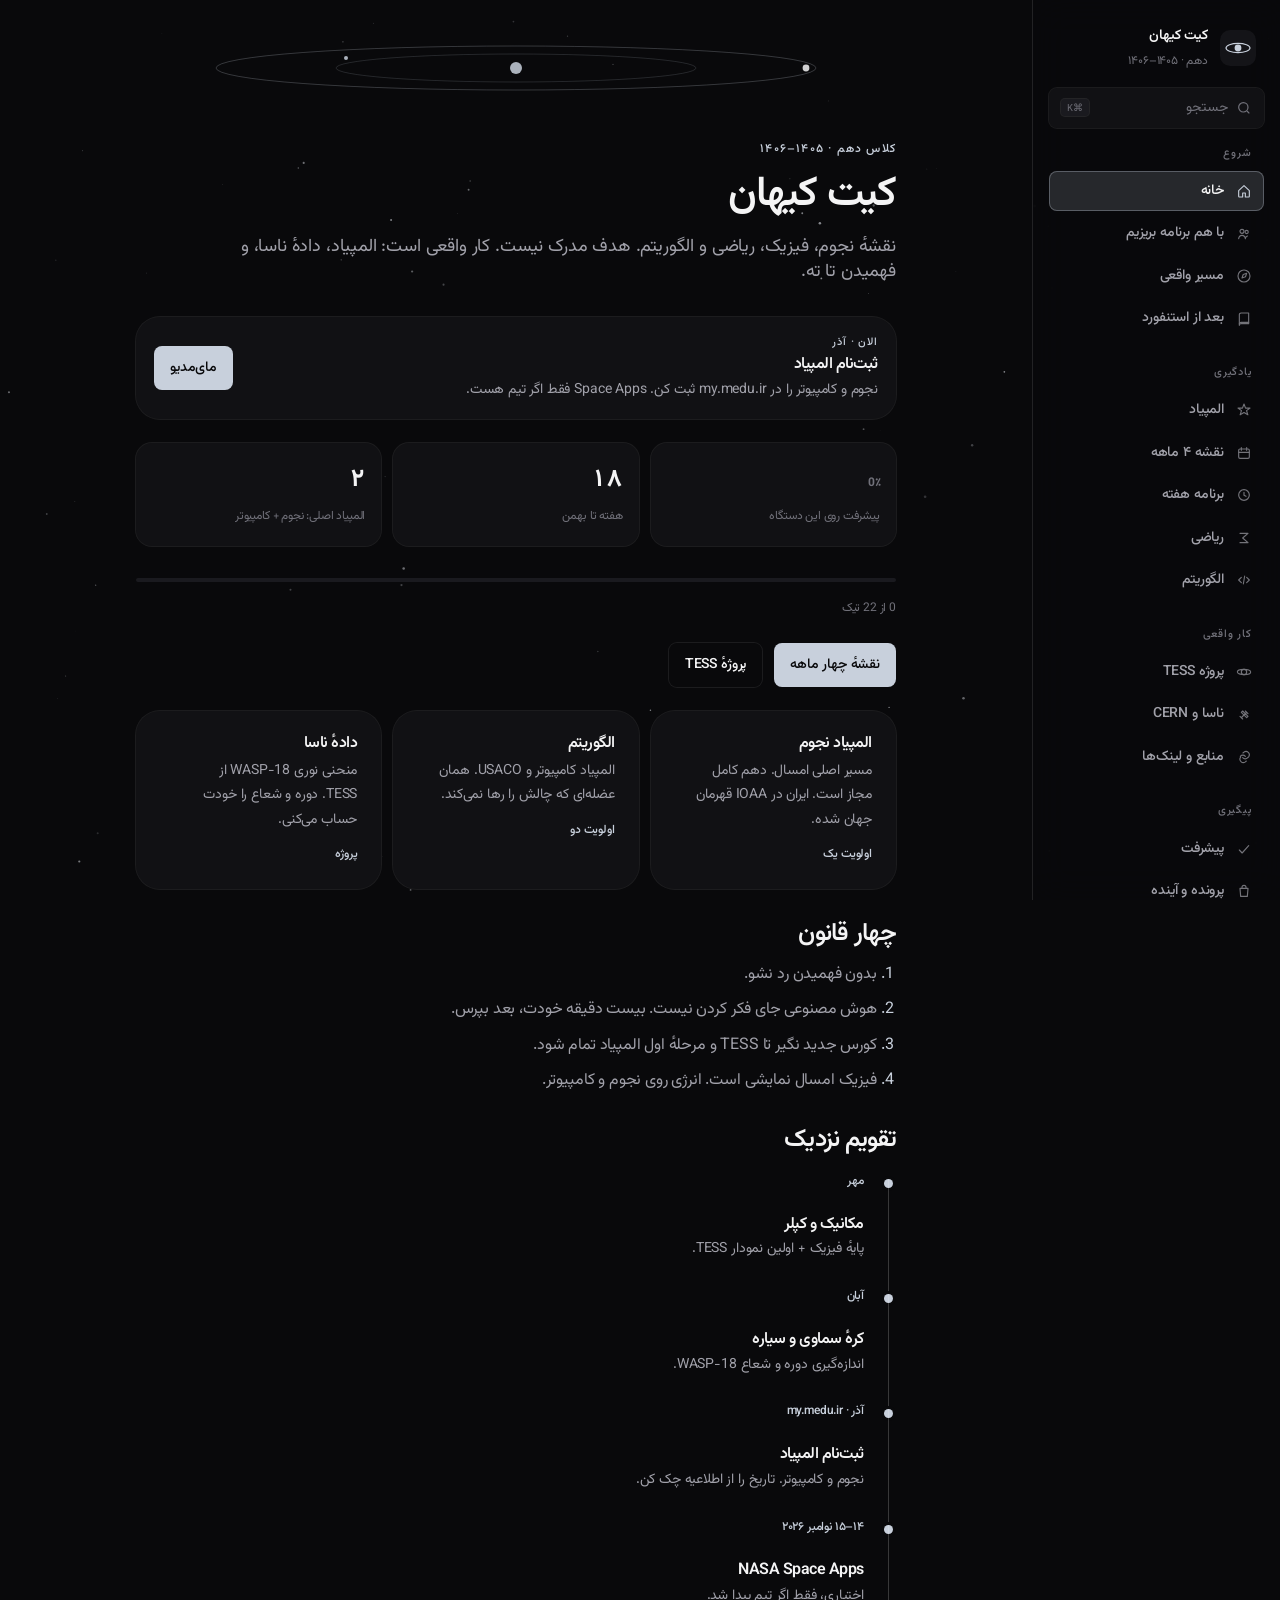
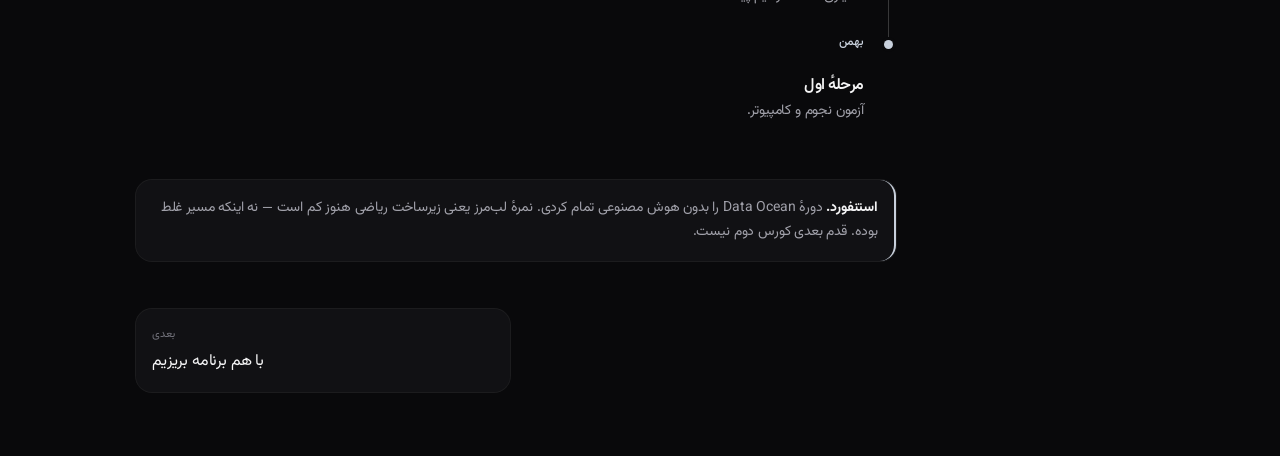
<file: docs/index.html>
<!DOCTYPE html>
<html lang="fa" dir="rtl">
<head>
  <meta charset="utf-8">
  <meta name="viewport" content="width=device-width, initial-scale=1, viewport-fit=cover">
  <title>کیت کیهان</title>
  <meta name="description" content="نقشهٔ یادگیری نجوم، فیزیک، ریاضی و الگوریتم برای کلاس دهم — المپیاد ایران و پروژهٔ واقعی با دادهٔ ناسا.">
  <meta name="theme-color" content="#09090b">
  <meta property="og:title" content="کیت کیهان">
  <meta property="og:description" content="نقشهٔ نجوم، المپیاد، الگوریتم و پروژهٔ TESS با دادهٔ ناسا. کلاس دهم، ۱۴۰۵–۱۴۰۶.">
  <meta property="og:type" content="website">
  <link rel="icon" type="image/svg+xml" href="./favicon.svg">
  <link rel="preconnect" href="https://fonts.googleapis.com">
  <link rel="preconnect" href="https://fonts.gstatic.com" crossorigin>
  <link href="https://fonts.googleapis.com/css2?family=IBM+Plex+Mono:wght@400;500&family=Vazirmatn:wght@400;500;600;700&display=swap" rel="stylesheet">
  <link rel="stylesheet" href="./app.css">
</head>
<body>
  <canvas id="stars" aria-hidden="true"></canvas>
  <div class="app">
    <header class="topbar">
      <button class="icon-btn" id="menuBtn" type="button" aria-label="منو">
        <svg width="18" height="18" viewBox="0 0 24 24" fill="none" stroke="currentColor" stroke-width="1.8"><path d="M4 7h16M4 12h16M4 17h16"/></svg>
      </button>
      <strong class="topbar-title">کیت کیهان</strong>
      <button class="icon-btn" id="searchBtnMobile" type="button" aria-label="جستجو">
        <svg width="18" height="18" viewBox="0 0 24 24" fill="none" stroke="currentColor" stroke-width="1.8"><circle cx="11" cy="11" r="7"/><path d="m20 20-3.5-3.5"/></svg>
      </button>
    </header>
    <div class="scrim" id="scrim"></div>
    <aside class="nav" id="nav">
      <a class="brand" href="#/home">
        <svg class="brand-mark" width="36" height="36" viewBox="0 0 36 36" fill="none" aria-hidden="true">
          <rect width="36" height="36" rx="10" fill="#141418"/>
          <ellipse cx="18" cy="18" rx="12" ry="4.6" stroke="#c8d0dc" stroke-width="1.15"/>
          <circle cx="18" cy="18" r="3.4" fill="#c8d0dc"/>
        </svg>
        <span class="brand-name">
          <strong>کیت کیهان</strong>
          <span>دهم · ۱۴۰۵–۱۴۰۶</span>
        </span>
      </a>
      <button class="search-launch" id="searchBtn" type="button">
        <svg width="16" height="16" viewBox="0 0 24 24" fill="none" stroke="currentColor" stroke-width="1.8"><circle cx="11" cy="11" r="7"/><path d="m20 20-3.5-3.5"/></svg>
        جستجو
        <kbd>⌘K</kbd>
      </button>
      <div class="nav-groups" id="navGroups"></div>
      <a class="nav-progress" href="#/progress">
        <svg class="ring" viewBox="0 0 36 36" aria-hidden="true">
          <circle class="ring-bg" cx="18" cy="18" r="15.5"/>
          <circle class="ring-fg" id="ringFg" cx="18" cy="18" r="15.5"/>
        </svg>
        <span>
          <b><span data-pct>۰٪</span></b>
          <small>پیشرفت روی این دستگاه</small>
        </span>
      </a>
      <div class="nav-foot">
        <a href="https://github.com/nestho/ymra-cosmos-kit" target="_blank" rel="noopener">کد و Issues روی GitHub</a>
      </div>
    </aside>
    <main class="main">
      <article class="page" id="view"></article>
      <nav class="pager" id="pager"></nav>
    </main>
  </div>

  <div class="search" id="search" hidden>
    <div class="search-panel" role="dialog" aria-modal="true" aria-label="جستجو">
      <input id="searchInput" type="search" placeholder="صفحه، منبع، المپیاد، TESS، CERN…" autocomplete="off">
      <div class="search-list" id="searchList"></div>
      <p class="search-hint">Enter باز می‌کند · Esc می‌بندد</p>
    </div>
  </div>

  <script src="./content.js"></script>
  <script src="./app.js"></script>
</body>
</html>
</file>
<file: docs/app.css>
:root {
  --bg: #09090b;
  --bg-elevated: #111114;
  --bg-subtle: #1a1a1f;
  --fg: #f4f4f5;
  --fg-muted: #a1a1aa;
  --fg-subtle: #71717a;
  --border: color-mix(in oklab, var(--fg) 11%, transparent);
  --border-strong: color-mix(in oklab, var(--fg) 20%, transparent);
  --accent: #c8d0dc;
  --accent-dim: color-mix(in oklab, var(--accent) 16%, transparent);
  --accent-fg: #09090b;
  --ok: #8a9a8e;
  --warn: #b8a88a;
  --danger: #b88a8a;

  --radius-xs: 4px;
  --radius-sm: 8px;
  --radius-md: 12px;
  --radius-lg: 16px;
  --radius-xl: 24px;

  --space-1: 4px;
  --space-2: 8px;
  --space-3: 12px;
  --space-4: 16px;
  --space-5: 24px;
  --space-6: 32px;
  --space-7: 48px;
  --space-8: 64px;

  --font: "Vazirmatn", "Segoe UI", Tahoma, system-ui, sans-serif;
  --font-mono: "IBM Plex Mono", ui-monospace, "SF Mono", Menlo, Consolas, monospace;

  --text-xs: 0.75rem;
  --text-sm: 0.875rem;
  --text-base: 1rem;
  --text-lg: 1.125rem;
  --text-xl: clamp(1.25rem, 1.05rem + 0.7vw, 1.55rem);
  --text-2xl: clamp(1.85rem, 1.25rem + 1.8vw, 2.6rem);
  --text-3xl: clamp(2.1rem, 1.4rem + 2.2vw, 3rem);

  --leading-tight: 1.12;
  --leading-snug: 1.4;
  --leading-normal: 1.75;

  --tracking-tight: -0.03em;

  --shadow-border: 0 0 0 1px rgba(244, 244, 245, 0.08);
  --shadow-border-hover: 0 0 0 1px rgba(200, 208, 220, 0.42);
  --shadow-panel: 0 24px 80px rgba(0, 0, 0, 0.5);

  --nav-w: 248px;
  --motion-quick: 150ms;
  --motion-fast: 250ms;
  --ease: cubic-bezier(0.22, 1, 0.36, 1);

  --safe-t: env(safe-area-inset-top, 0px);
  --safe-b: env(safe-area-inset-bottom, 0px);
  --ring: 97.4;
}

*, *::before, *::after { box-sizing: border-box; }
html { -webkit-font-smoothing: antialiased; -moz-osx-font-smoothing: grayscale; }
html, body { margin: 0; min-height: 100%; background: var(--bg); color: var(--fg); }
body {
  font-family: var(--font);
  font-size: var(--text-base);
  line-height: var(--leading-normal);
  letter-spacing: -0.01em;
}
#stars {
  position: fixed;
  inset: 0;
  width: 100%;
  height: 100%;
  z-index: 0;
  pointer-events: none;
}
button:not(:disabled), [role="button"]:not(:disabled) { cursor: pointer; }
a { color: var(--accent); text-decoration: none; }
a:hover { text-decoration: underline; text-underline-offset: 3px; }
img { max-width: 100%; }
code, kbd { font-family: var(--font-mono); font-size: 0.88em; }
kbd {
  font-size: 10px;
  padding: 2px 6px;
  border-radius: var(--radius-xs);
  background: var(--bg-subtle);
  color: var(--fg-subtle);
  box-shadow: var(--shadow-border);
}
h1, h2, h3 { text-wrap: balance; margin: 0; font-weight: 600; letter-spacing: var(--tracking-tight); line-height: var(--leading-tight); }
p { text-wrap: pretty; }

.app {
  position: relative;
  z-index: 1;
  display: grid;
  grid-template-columns: var(--nav-w) 1fr;
  min-height: 100dvh;
  direction: rtl;
}

.nav {
  position: sticky;
  top: 0;
  height: 100dvh;
  padding: calc(var(--space-5) + var(--safe-t)) var(--space-4) var(--space-5);
  border-left: 1px solid var(--border);
  background: color-mix(in oklab, var(--bg) 82%, transparent);
  backdrop-filter: blur(18px);
  display: flex;
  flex-direction: column;
  gap: var(--space-4);
  overflow: auto;
}
.brand {
  display: flex;
  align-items: center;
  gap: var(--space-3);
  padding: 0 var(--space-2);
  color: inherit;
  text-decoration: none;
}
.brand:hover { text-decoration: none; }
.brand-mark { flex: 0 0 auto; }
.brand-name { display: flex; flex-direction: column; gap: 2px; }
.brand-name strong { font-size: var(--text-sm); font-weight: 600; }
.brand-name span { font-size: var(--text-xs); color: var(--fg-subtle); font-weight: 400; }

.search-launch {
  display: flex;
  align-items: center;
  gap: 8px;
  width: 100%;
  min-height: 40px;
  padding: 0 12px;
  border: none;
  border-radius: var(--radius-sm);
  background: var(--bg-elevated);
  color: var(--fg-subtle);
  font-family: inherit;
  font-size: var(--text-sm);
  box-shadow: var(--shadow-border);
  transition: color var(--motion-quick) var(--ease), box-shadow var(--motion-quick) var(--ease);
}
.search-launch kbd { margin-right: auto; }
.search-launch:hover { color: var(--fg); box-shadow: var(--shadow-border-hover); }

.nav-groups { display: flex; flex-direction: column; gap: var(--space-5); flex: 1; }
.nav-label {
  font-size: 11px;
  font-weight: 500;
  color: var(--fg-subtle);
  padding: 0 var(--space-3);
  margin-bottom: var(--space-2);
  letter-spacing: 0.08em;
}
.nav-list { list-style: none; margin: 0; padding: 0; display: flex; flex-direction: column; gap: 2px; }
.nav-list a {
  display: flex;
  align-items: center;
  gap: var(--space-3);
  padding: 8px 12px;
  min-height: 40px;
  border-radius: var(--radius-sm);
  color: var(--fg-muted);
  text-decoration: none;
  font-size: var(--text-sm);
  font-weight: 500;
  transition: background var(--motion-quick) var(--ease), color var(--motion-quick) var(--ease);
}
.nav-list a svg { width: 16px; height: 16px; opacity: 0.7; flex: 0 0 auto; }
.nav-list a:hover { background: var(--bg-subtle); color: var(--fg); text-decoration: none; }
.nav-list a.active {
  background: var(--accent-dim);
  color: var(--fg);
  box-shadow: inset 0 0 0 1px color-mix(in oklab, var(--accent) 32%, transparent);
}
.nav-list a.active svg { opacity: 1; color: var(--accent); }

.nav-progress {
  display: flex;
  align-items: center;
  gap: 12px;
  padding: 10px 12px;
  border-radius: var(--radius-md);
  background: var(--bg-elevated);
  box-shadow: var(--shadow-border);
  color: inherit;
  text-decoration: none;
}
.nav-progress:hover { text-decoration: none; box-shadow: var(--shadow-border-hover); }
.nav-progress .ring { width: 36px; height: 36px; flex: 0 0 auto; transform: rotate(-90deg); }
.ring-bg { fill: none; stroke: var(--bg-subtle); stroke-width: 2.4; }
.ring-fg {
  fill: none;
  stroke: var(--accent);
  stroke-width: 2.4;
  stroke-linecap: round;
  stroke-dasharray: var(--ring);
  stroke-dashoffset: var(--ring);
  transition: stroke-dashoffset var(--motion-fast) var(--ease);
}
.nav-progress b { display: block; font-size: var(--text-sm); font-variant-numeric: tabular-nums; }
.nav-progress small { color: var(--fg-subtle); font-size: 11px; }

.nav-foot {
  font-size: var(--text-xs);
  color: var(--fg-subtle);
  padding: var(--space-2) var(--space-3);
  line-height: 1.5;
}
.nav-foot a { color: var(--fg-muted); }

.main {
  min-width: 0;
  padding: calc(var(--space-6) + var(--safe-t)) var(--space-6) calc(var(--space-8) + var(--safe-b));
}
.page {
  max-width: 760px;
  margin: 0 auto;
  animation: enter var(--motion-fast) var(--ease);
}
@keyframes enter {
  from { opacity: 0; transform: translateY(8px); }
  to { opacity: 1; transform: none; }
}
.kicker {
  font-size: var(--text-xs);
  font-weight: 500;
  color: var(--accent);
  letter-spacing: 0.1em;
  margin-bottom: var(--space-3);
}
.page h1 { font-size: var(--text-2xl); margin-bottom: var(--space-4); }
.lede { font-size: var(--text-lg); color: var(--fg-muted); line-height: var(--leading-snug); margin: 0 0 var(--space-6); max-width: 42rem; }

.block { margin-bottom: var(--space-6); }
.block h2 { font-size: var(--text-xl); margin-bottom: var(--space-3); }
.block h3 { font-size: var(--text-lg); margin: var(--space-5) 0 var(--space-3); font-weight: 600; }
.block p { margin: 0 0 var(--space-3); color: var(--fg-muted); }
.block ul, .block ol { margin: 0 0 var(--space-4); padding-right: 1.2em; color: var(--fg-muted); }
.block li { margin-bottom: 0.45em; }
.block li::marker { color: var(--accent); }

.hero-orbit {
  width: 100%;
  height: 72px;
  margin: 0 0 var(--space-5);
  opacity: 0.85;
}

.now {
  display: flex;
  align-items: center;
  justify-content: space-between;
  gap: var(--space-4);
  padding: 16px 18px;
  margin: 0 0 var(--space-5);
  background: var(--bg-elevated);
  box-shadow: var(--shadow-border);
  border-radius: var(--radius-xl);
}
.now .now-k { font-size: 11px; color: var(--accent); font-weight: 500; letter-spacing: 0.08em; margin-bottom: 4px; }
.now h2 { font-size: var(--text-base); margin: 0 0 4px; }
.now p { margin: 0; font-size: var(--text-sm); color: var(--fg-muted); }
.now a { flex: 0 0 auto; }

.cards {
  display: grid;
  grid-template-columns: repeat(auto-fit, minmax(200px, 1fr));
  gap: var(--space-3);
  margin: var(--space-4) 0 var(--space-6);
}
.card {
  display: block;
  background: var(--bg-elevated);
  box-shadow: var(--shadow-border);
  border-radius: var(--radius-xl);
  padding: var(--space-5);
  color: inherit;
  text-decoration: none;
  transition: box-shadow var(--motion-quick) var(--ease), transform var(--motion-quick) var(--ease);
}
a.card:hover { text-decoration: none; box-shadow: var(--shadow-border-hover); transform: translateY(-2px); }
.card h3 { font-size: var(--text-base); margin-bottom: 6px; }
.card p { margin: 0; font-size: var(--text-sm); color: var(--fg-muted); }
.card .meta { margin-top: var(--space-3); font-size: var(--text-xs); color: var(--accent); font-weight: 500; }

.pill {
  display: inline-flex;
  align-items: center;
  min-height: 24px;
  padding: 0 8px;
  border-radius: 999px;
  font-size: 11px;
  font-weight: 500;
  background: var(--bg-subtle);
  color: var(--fg-muted);
  box-shadow: var(--shadow-border);
}
.pill.open { color: var(--ok); }
.pill.closed { color: var(--danger); }
.pill.later { color: var(--warn); }

.table-wrap {
  overflow-x: auto;
  margin: var(--space-3) 0 var(--space-5);
  box-shadow: var(--shadow-border);
  border-radius: var(--radius-lg);
  background: var(--bg-elevated);
}
table { width: 100%; border-collapse: collapse; font-size: var(--text-sm); }
th, td { text-align: right; padding: 12px 14px; border-bottom: 1px solid var(--border); vertical-align: top; }
th { color: var(--fg-subtle); font-weight: 500; }
tr:last-child td { border-bottom: none; }
td { color: var(--fg-muted); }
td:first-child { color: var(--fg); font-weight: 500; }

.note {
  background: var(--bg-elevated);
  box-shadow: var(--shadow-border);
  border-radius: var(--radius-lg);
  padding: var(--space-4);
  font-size: var(--text-sm);
  color: var(--fg-muted);
  margin: var(--space-4) 0;
  border-right: 2px solid var(--accent);
}
.note strong { color: var(--fg); }

.formula {
  direction: ltr;
  text-align: center;
  font-family: var(--font-mono);
  background: var(--bg-subtle);
  box-shadow: var(--shadow-border);
  border-radius: var(--radius-md);
  padding: 16px 12px;
  margin: var(--space-3) 0 var(--space-4);
  color: var(--accent);
  font-size: 0.95rem;
}

.chips {
  display: flex;
  flex-wrap: wrap;
  gap: 8px;
  margin: 0 0 var(--space-4);
}
.chip {
  min-height: 36px;
  padding: 0 12px;
  border: none;
  border-radius: 999px;
  background: transparent;
  color: var(--fg-muted);
  font-family: inherit;
  font-size: var(--text-sm);
  font-weight: 500;
  box-shadow: var(--shadow-border);
  transition: background var(--motion-quick) var(--ease), color var(--motion-quick) var(--ease);
}
.chip.on {
  background: var(--accent-dim);
  color: var(--fg);
  box-shadow: inset 0 0 0 1px color-mix(in oklab, var(--accent) 40%, transparent);
}

.timeline { display: flex; flex-direction: column; gap: 0; margin: var(--space-4) 0; }
.tl-item {
  display: grid;
  grid-template-columns: 16px 1fr;
  gap: var(--space-4);
}
.tl-rail { position: relative; }
.tl-rail::before {
  content: "";
  position: absolute;
  top: 8px;
  bottom: -8px;
  right: 7px;
  width: 1px;
  background: var(--border-strong);
}
.tl-item:last-child .tl-rail::before { display: none; }
.tl-dot {
  width: 9px; height: 9px; border-radius: 50%;
  background: var(--accent); margin: 8px 3px 0;
  box-shadow: 0 0 0 3px var(--bg);
}
.tl-body { padding-bottom: var(--space-5); }
.tl-body .when { font-size: var(--text-xs); color: var(--accent); font-weight: 500; margin-bottom: 4px; }
.tl-body h3 { font-size: var(--text-base); margin-bottom: 4px; }
.tl-body p { margin: 0; font-size: var(--text-sm); color: var(--fg-muted); }

.week {
  background: var(--bg-elevated);
  box-shadow: var(--shadow-border);
  border-radius: var(--radius-lg);
  margin-bottom: var(--space-3);
  overflow: hidden;
}
.week summary {
  list-style: none;
  cursor: pointer;
  padding: 16px 18px;
  min-height: 48px;
  display: flex;
  justify-content: space-between;
  align-items: center;
  gap: var(--space-3);
  font-weight: 500;
  font-size: var(--text-sm);
}
.week summary::-webkit-details-marker { display: none; }
.week summary::after {
  content: "";
  width: 7px; height: 7px;
  border-left: 1.5px solid var(--fg-subtle);
  border-bottom: 1.5px solid var(--fg-subtle);
  transform: rotate(-45deg);
  transition: transform var(--motion-quick) var(--ease);
  flex: 0 0 auto;
}
.week[open] summary::after { transform: rotate(45deg); }
.week .week-body { padding: 0 18px 16px; font-size: var(--text-sm); color: var(--fg-muted); }
.week .week-body ul { margin: 0 0 8px; }
.week .tag {
  font-size: 11px;
  color: var(--fg-subtle);
  font-weight: 500;
  margin: 12px 0 4px;
}
.week .tag:first-child { margin-top: 0; }

.btn {
  display: inline-flex;
  align-items: center;
  justify-content: center;
  gap: 8px;
  min-height: 44px;
  padding: 0 16px;
  border-radius: var(--radius-sm);
  border: none;
  font-family: inherit;
  font-size: var(--text-sm);
  font-weight: 500;
  background: var(--accent);
  color: var(--accent-fg);
  text-decoration: none;
  transition: opacity var(--motion-quick) var(--ease), transform var(--motion-quick) var(--ease);
}
.btn:hover { opacity: 0.92; text-decoration: none; }
.btn:active { transform: scale(0.98); }
.btn-ghost {
  background: transparent;
  color: var(--fg);
  box-shadow: var(--shadow-border);
}
.actions { display: flex; flex-wrap: wrap; gap: var(--space-3); margin: var(--space-5) 0; }

.pre-wrap { position: relative; }
pre {
  background: #0e0e12;
  box-shadow: var(--shadow-border);
  border-radius: var(--radius-md);
  padding: var(--space-4);
  overflow-x: auto;
  font-size: 0.8rem;
  line-height: 1.55;
  direction: ltr;
  text-align: left;
  color: #d4d4d8;
  margin: var(--space-3) 0 var(--space-4);
}
pre code { font-size: inherit; }
.copy-btn {
  position: absolute;
  top: 10px;
  right: auto;
  left: 10px;
  min-height: 28px;
  padding: 0 8px;
  font-size: 11px;
  border: none;
  border-radius: 6px;
  background: var(--bg-subtle);
  color: var(--fg-muted);
  font-family: inherit;
}

.checks { list-style: none; margin: 0; padding: 0; display: flex; flex-direction: column; gap: 2px; }
.checks li { margin: 0; }
.check {
  display: flex;
  align-items: flex-start;
  gap: 12px;
  padding: 12px 8px;
  min-height: 44px;
  border-radius: var(--radius-sm);
  color: var(--fg-muted);
  font-size: var(--text-sm);
}
.check:hover { background: var(--bg-subtle); }
.check input {
  appearance: none;
  width: 18px; height: 18px;
  margin-top: 2px;
  flex: 0 0 auto;
  border-radius: 5px;
  box-shadow: var(--shadow-border);
  background: var(--bg-elevated);
}
.check input:checked { background: var(--accent); }
.check input:checked::after {
  content: "";
  display: block;
  width: 10px; height: 6px;
  border-right: 2px solid var(--accent-fg);
  border-bottom: 2px solid var(--accent-fg);
  transform: rotate(45deg) translate(4px, 1px);
}
.check.done { color: var(--fg-subtle); text-decoration: line-through; }
.check-group { margin: var(--space-5) 0; }
.check-group h3 { font-size: var(--text-sm); color: var(--fg); margin-bottom: var(--space-2); }

.progress-bar {
  height: 4px;
  background: var(--bg-subtle);
  border-radius: 999px;
  overflow: hidden;
  margin: var(--space-3) 0 var(--space-4);
}
.progress-bar > span {
  display: block; height: 100%; width: 0;
  background: var(--accent);
  transition: width var(--motion-fast) var(--ease);
}
.progress-label { font-size: var(--text-xs); color: var(--fg-subtle); font-variant-numeric: tabular-nums; }

.links a.res {
  display: flex;
  justify-content: space-between;
  align-items: center;
  gap: var(--space-3);
  padding: 14px 4px;
  min-height: 48px;
  border-bottom: 1px solid var(--border);
  color: var(--fg);
  text-decoration: none;
  font-size: var(--text-sm);
}
.links a.res:hover { color: var(--accent); }
.links a.res span { color: var(--fg-subtle); font-size: var(--text-xs); flex: 0 0 auto; }
.links a.res[hidden],
.links h2[hidden] { display: none; }

.stat-row {
  display: grid;
  grid-template-columns: repeat(3, 1fr);
  gap: var(--space-3);
  margin: 0 0 var(--space-6);
}
.stat {
  background: var(--bg-elevated);
  box-shadow: var(--shadow-border);
  border-radius: var(--radius-lg);
  padding: 16px;
}
.stat b {
  display: block;
  font-size: var(--text-xl);
  font-variant-numeric: tabular-nums;
  letter-spacing: var(--tracking-tight);
}
.stat span { font-size: var(--text-xs); color: var(--fg-subtle); }

.pager {
  max-width: 760px;
  margin: var(--space-7) auto 0;
  display: grid;
  grid-template-columns: 1fr 1fr;
  gap: var(--space-3);
}
.pager a {
  display: block;
  padding: 16px;
  min-height: 72px;
  background: var(--bg-elevated);
  box-shadow: var(--shadow-border);
  border-radius: var(--radius-lg);
  color: inherit;
  text-decoration: none;
}
.pager a:hover { box-shadow: var(--shadow-border-hover); text-decoration: none; }
.pager .pg-k { font-size: 11px; color: var(--fg-subtle); display: block; margin-bottom: 4px; }
.pager .next { text-align: left; }
.pager a[hidden] { visibility: hidden; }

.search {
  position: fixed; inset: 0;
  background: rgba(6, 7, 9, 0.62);
  z-index: 80;
  display: grid;
  place-items: start center;
  padding: 12vh 16px 16px;
}
.search[hidden] { display: none; }
.search-panel {
  width: min(560px, 100%);
  background: var(--bg-elevated);
  box-shadow: var(--shadow-border), var(--shadow-panel);
  border-radius: var(--radius-xl);
  overflow: hidden;
}
.search-panel input {
  width: 100%;
  min-height: 52px;
  border: none;
  background: transparent;
  color: var(--fg);
  font-family: inherit;
  font-size: 1rem;
  padding: 0 18px;
  outline: none;
  border-bottom: 1px solid var(--border);
}
.search-list { max-height: 48vh; overflow: auto; padding: 8px; }
.search-item {
  display: flex;
  flex-direction: column;
  gap: 2px;
  padding: 10px 12px;
  border-radius: var(--radius-sm);
  color: inherit;
  text-decoration: none;
}
.search-item:hover, .search-item.active { background: var(--bg-subtle); text-decoration: none; }
.search-item b { font-size: var(--text-sm); font-weight: 500; }
.search-item span { font-size: var(--text-xs); color: var(--fg-subtle); }
.search-hint { margin: 0; padding: 8px 16px 12px; font-size: 11px; color: var(--fg-subtle); }

.topbar {
  display: none;
  position: sticky;
  top: 0;
  z-index: 20;
  background: color-mix(in oklab, var(--bg) 88%, transparent);
  backdrop-filter: blur(10px);
  padding: calc(10px + var(--safe-t)) var(--space-4) 10px;
  border-bottom: 1px solid var(--border);
  align-items: center;
  justify-content: space-between;
}
.topbar-title { font-size: 14px; font-weight: 600; }
.icon-btn {
  width: 44px; height: 44px;
  border: none;
  border-radius: var(--radius-sm);
  background: transparent;
  color: var(--fg);
  box-shadow: var(--shadow-border);
  display: grid; place-items: center;
}
.scrim {
  display: none;
  position: fixed; inset: 0;
  background: rgba(0,0,0,0.45);
  z-index: 30;
}
.scrim.on { display: block; }

@media (max-width: 860px) {
  .app { grid-template-columns: 1fr; }
  .topbar { display: flex; }
  .search-launch kbd { display: none; }
  .nav {
    position: fixed;
    top: 0; right: 0; bottom: 0;
    width: min(86vw, 320px);
    z-index: 40;
    transform: translateX(104%);
    transition: transform var(--motion-fast) var(--ease);
    height: 100dvh;
  }
  .nav.open { transform: none; }
  .main { padding: var(--space-5) var(--space-4) calc(var(--space-8) + var(--safe-b)); }
  .pager { grid-template-columns: 1fr; }
  .stat-row { grid-template-columns: 1fr; }
  .now { flex-direction: column; align-items: stretch; }
}

@media (prefers-reduced-motion: reduce) {
  .page, .nav, .btn, .card { animation: none; transition: none; }
}
</file>
